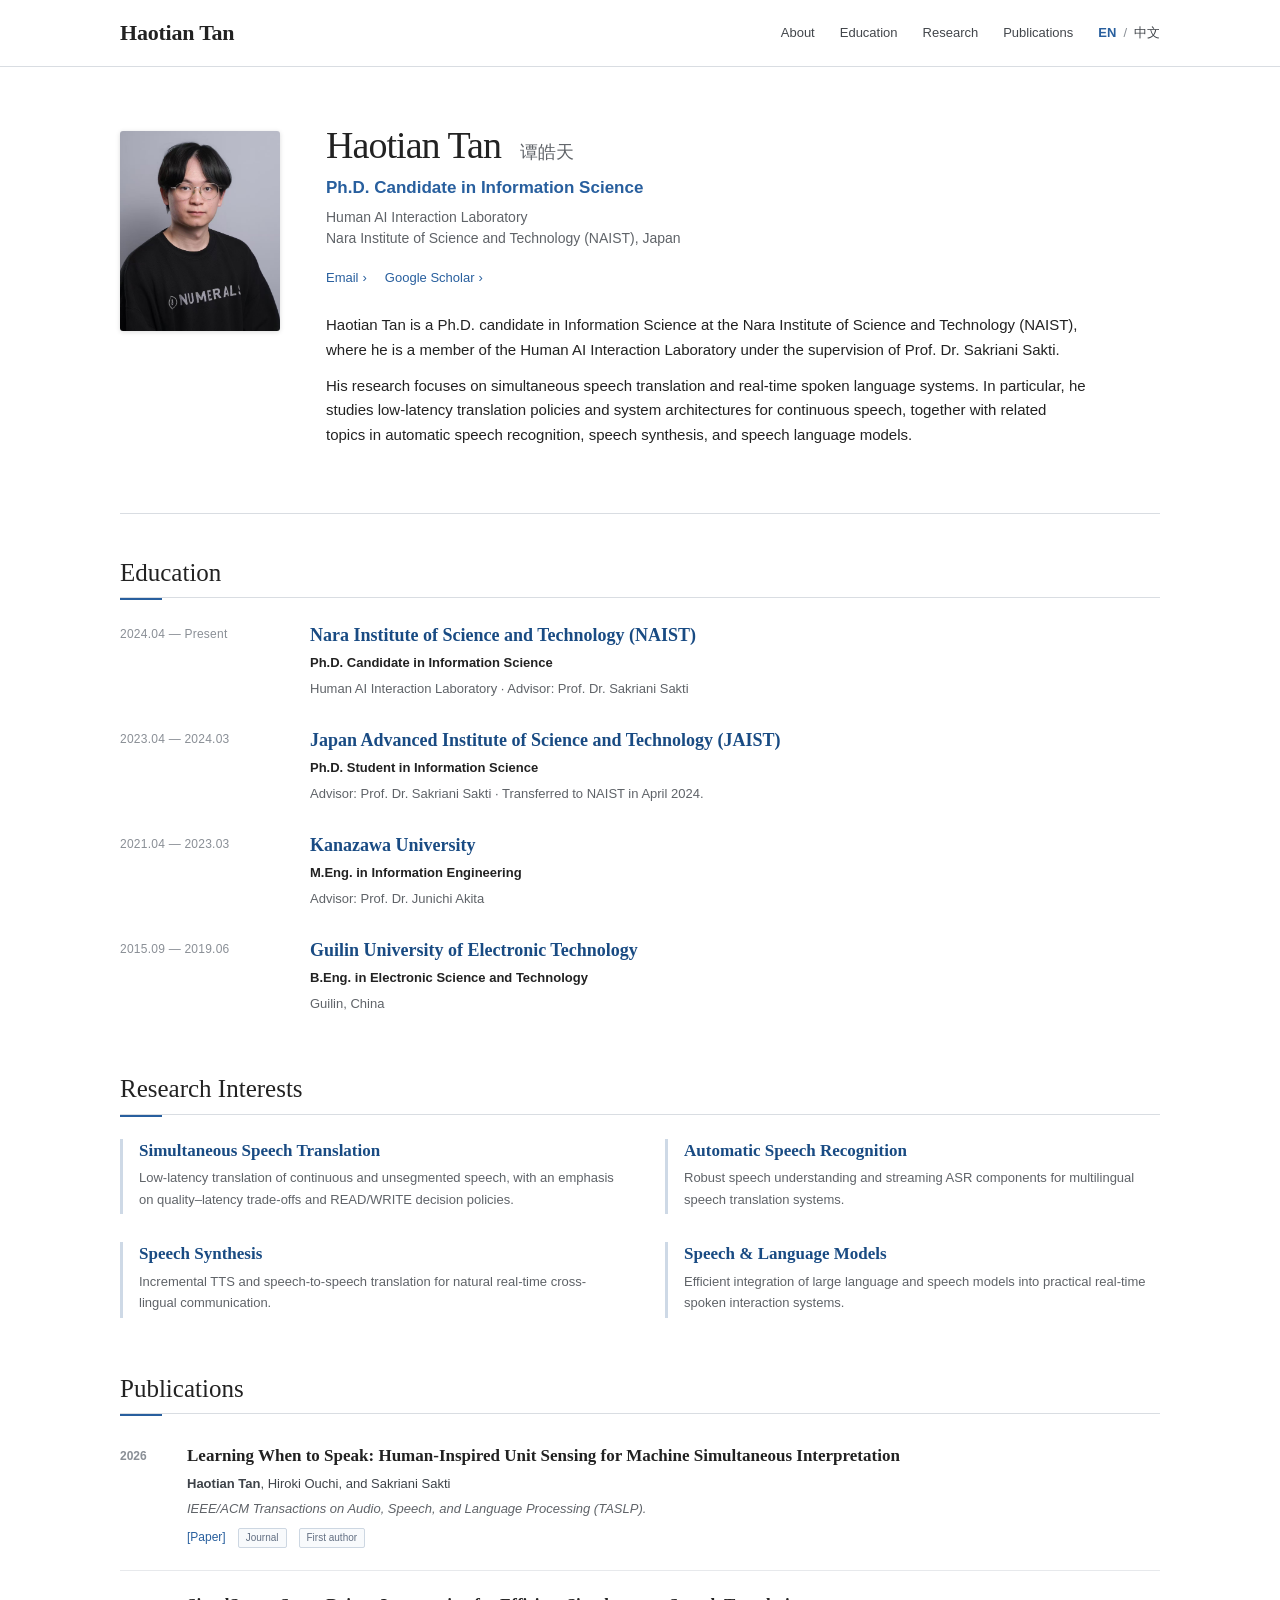
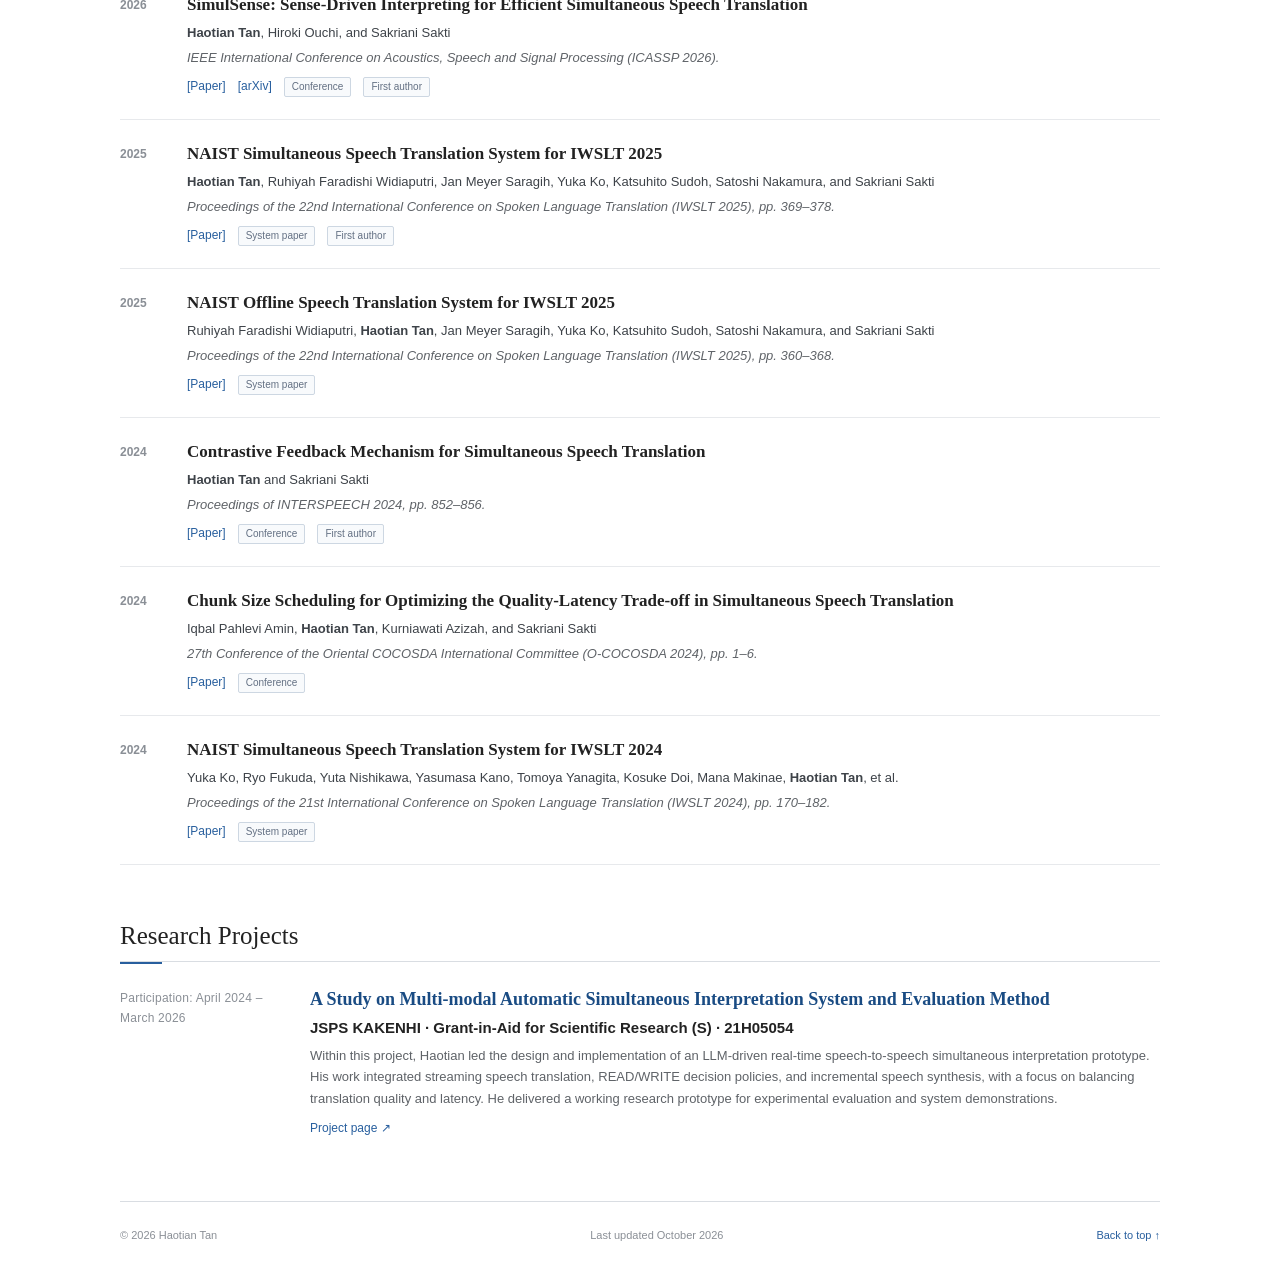
<file: index.html>
<!doctype html>
<html lang="en">
<head>
  <meta charset="utf-8">
  <meta name="viewport" content="width=device-width, initial-scale=1">
  <title>Haotian Tan | Academic Homepage</title>
  <meta name="description" content="Academic homepage of Haotian Tan, a Ph.D. candidate at NAIST researching simultaneous speech translation, speech recognition, and speech synthesis.">
  <link rel="canonical" href="https://tan-ht.github.io/">
  <link rel="stylesheet" href="styles.css?v=20261011-bilingual">
  <link rel="icon" type="image/svg+xml" href="favicon.svg">
  <meta property="og:title" content="Haotian Tan | Academic Homepage">
  <meta property="og:description" content="Ph.D. Candidate at NAIST · Simultaneous Speech Translation">
  <meta property="og:type" content="website">
  <meta property="og:url" content="https://tan-ht.github.io/">
  <meta property="og:image" content="https://tan-ht.github.io/og-academic.png">
  <meta property="og:image:width" content="1733">
  <meta property="og:image:height" content="907">
  <meta name="twitter:card" content="summary_large_image">
  <meta name="twitter:title" content="Haotian Tan | Academic Homepage">
  <meta name="twitter:description" content="Ph.D. Candidate at NAIST · Simultaneous Speech Translation">
  <meta name="twitter:image" content="https://tan-ht.github.io/og-academic.png">
<link rel="alternate" hreflang="en" href="https://tan-ht.github.io/">
  <link rel="alternate" hreflang="zh-CN" href="https://tan-ht.github.io/zh.html">
  <link rel="alternate" hreflang="x-default" href="https://tan-ht.github.io/">
  <script src="/language-switch.js" defer></script>
</head>
<body>
<link rel="preload" as="image" href="/haotian-tan.jpg"/><main id="top"><header class="site-header"><div class="header-inner"><a class="site-name" href="#top">Haotian Tan</a><nav aria-label="Primary navigation"><a href="#about">About</a><a href="#education">Education</a><a href="#research">Research</a><a href="#publications">Publications</a><span class="language-switch" role="group" aria-label="Language"><a href="/" lang="en" hreflang="en" aria-current="page" data-language-link>EN</a><span aria-hidden="true">/</span><a href="/zh.html" lang="zh-CN" hreflang="zh-CN" data-language-link>中文</a></span></nav></div></header><div class="page"><section class="intro" id="about"><div class="portrait-wrap"><img src="/haotian-tan.jpg" alt="Haotian Tan"/></div><div class="intro-copy"><h1>Haotian Tan <span>谭皓天</span></h1><p class="position">Ph.D. Candidate in Information Science</p><p class="affiliation">Human AI Interaction Laboratory<br/>Nara Institute of Science and Technology (NAIST), Japan</p><div class="contact-links"><a href="mailto:tan.haotian.tf5@naist.ac.jp">Email</a><a href="https://scholar.google.com/citations?user=Lh4GXVgAAAAJ&amp;hl=en" target="_blank" rel="noreferrer">Google Scholar</a></div><div class="bio"><p>Haotian Tan is a Ph.D. candidate in Information Science at the Nara Institute of Science and Technology (NAIST), where he is a member of the Human AI Interaction Laboratory under the supervision of Prof. Dr. Sakriani Sakti.</p><p>His research focuses on simultaneous speech translation and real-time spoken language systems. In particular, he studies low-latency translation policies and system architectures for continuous speech, together with related topics in automatic speech recognition, speech synthesis, and speech language models.</p></div></div></section><section class="section" id="education"><h2>Education</h2><div class="education-list"><article class="education-item"><div class="education-dates">2024.04 — Present</div><div><h3>Nara Institute of Science and Technology (NAIST)</h3><p class="degree">Ph.D. Candidate in Information Science</p><p>Human AI Interaction Laboratory · Advisor: Prof. Dr. Sakriani Sakti</p></div></article><article class="education-item"><div class="education-dates">2023.04 — 2024.03</div><div><h3>Japan Advanced Institute of Science and Technology (JAIST)</h3><p class="degree">Ph.D. Student in Information Science</p><p>Advisor: Prof. Dr. Sakriani Sakti · Transferred to NAIST in April 2024.</p></div></article><article class="education-item"><div class="education-dates">2021.04 — 2023.03</div><div><h3>Kanazawa University</h3><p class="degree">M.Eng. in Information Engineering</p><p>Advisor: Prof. Dr. Junichi Akita</p></div></article><article class="education-item"><div class="education-dates">2015.09 — 2019.06</div><div><h3>Guilin University of Electronic Technology</h3><p class="degree">B.Eng. in Electronic Science and Technology</p><p>Guilin, China</p></div></article></div></section><section class="section" id="research"><h2>Research Interests</h2><div class="research-list"><article><h3>Simultaneous Speech Translation</h3><p>Low-latency translation of continuous and unsegmented speech, with an emphasis on quality–latency trade-offs and READ/WRITE decision policies.</p></article><article><h3>Automatic Speech Recognition</h3><p>Robust speech understanding and streaming ASR components for multilingual speech translation systems.</p></article><article><h3>Speech Synthesis</h3><p>Incremental TTS and speech-to-speech translation for natural real-time cross-lingual communication.</p></article><article><h3>Speech &amp; Language Models</h3><p>Efficient integration of large language and speech models into practical real-time spoken interaction systems.</p></article></div></section><section class="section" id="publications"><div class="section-heading-row"><h2>Publications</h2></div><div class="publications"><article class="publication"><div class="pub-year">2026</div><div class="pub-content"><h3>Learning When to Speak: Human-Inspired Unit Sensing for Machine Simultaneous Interpretation</h3><p class="authors"><strong>Haotian Tan</strong>, Hiroki Ouchi, and Sakriani Sakti</p><p class="venue">IEEE/ACM Transactions on Audio, Speech, and Language Processing (TASLP).</p><div class="pub-links"><a href="https://ieeexplore.ieee.org/document/11732033" target="_blank" rel="noreferrer">[Paper]</a><span>Journal</span><span>First author</span></div></div></article><article class="publication"><div class="pub-year">2026</div><div class="pub-content"><h3>SimulSense: Sense-Driven Interpreting for Efficient Simultaneous Speech Translation</h3><p class="authors"><strong>Haotian Tan</strong>, Hiroki Ouchi, and Sakriani Sakti</p><p class="venue">IEEE International Conference on Acoustics, Speech and Signal Processing (ICASSP 2026).</p><div class="pub-links"><a href="https://www.cmsworkshops.com/ICASSP2026/view_paper.php?PaperNum=14052" target="_blank" rel="noreferrer">[Paper]</a><a href="https://arxiv.org/abs/2509.21932" target="_blank" rel="noreferrer">[arXiv]</a><span>Conference</span><span>First author</span></div></div></article><article class="publication"><div class="pub-year">2025</div><div class="pub-content"><h3>NAIST Simultaneous Speech Translation System for IWSLT 2025</h3><p class="authors"><strong>Haotian Tan</strong>, Ruhiyah Faradishi Widiaputri, Jan Meyer Saragih, Yuka Ko, Katsuhito Sudoh, Satoshi Nakamura, and Sakriani Sakti</p><p class="venue">Proceedings of the 22nd International Conference on Spoken Language Translation (IWSLT 2025), pp. 369–378.</p><div class="pub-links"><a href="https://aclanthology.org/2025.iwslt-1.39/" target="_blank" rel="noreferrer">[Paper]</a><span>System paper</span><span>First author</span></div></div></article><article class="publication"><div class="pub-year">2025</div><div class="pub-content"><h3>NAIST Offline Speech Translation System for IWSLT 2025</h3><p class="authors">Ruhiyah Faradishi Widiaputri, <strong>Haotian Tan</strong>, Jan Meyer Saragih, Yuka Ko, Katsuhito Sudoh, Satoshi Nakamura, and Sakriani Sakti</p><p class="venue">Proceedings of the 22nd International Conference on Spoken Language Translation (IWSLT 2025), pp. 360–368.</p><div class="pub-links"><a href="https://aclanthology.org/2025.iwslt-1.38/" target="_blank" rel="noreferrer">[Paper]</a><span>System paper</span></div></div></article><article class="publication"><div class="pub-year">2024</div><div class="pub-content"><h3>Contrastive Feedback Mechanism for Simultaneous Speech Translation</h3><p class="authors"><strong>Haotian Tan</strong> and Sakriani Sakti</p><p class="venue">Proceedings of INTERSPEECH 2024, pp. 852–856.</p><div class="pub-links"><a href="https://arxiv.org/abs/2407.20524" target="_blank" rel="noreferrer">[Paper]</a><span>Conference</span><span>First author</span></div></div></article><article class="publication"><div class="pub-year">2024</div><div class="pub-content"><h3>Chunk Size Scheduling for Optimizing the Quality-Latency Trade-off in Simultaneous Speech Translation</h3><p class="authors">Iqbal Pahlevi Amin, <strong>Haotian Tan</strong>, Kurniawati Azizah, and Sakriani Sakti</p><p class="venue">27th Conference of the Oriental COCOSDA International Committee (O-COCOSDA 2024), pp. 1–6.</p><div class="pub-links"><a href="https://ieeexplore.ieee.org/document/10800559" target="_blank" rel="noreferrer">[Paper]</a><span>Conference</span></div></div></article><article class="publication"><div class="pub-year">2024</div><div class="pub-content"><h3>NAIST Simultaneous Speech Translation System for IWSLT 2024</h3><p class="authors">Yuka Ko, Ryo Fukuda, Yuta Nishikawa, Yasumasa Kano, Tomoya Yanagita, Kosuke Doi, Mana Makinae, <strong>Haotian Tan</strong>, et al.</p><p class="venue">Proceedings of the 21st International Conference on Spoken Language Translation (IWSLT 2024), pp. 170–182.</p><div class="pub-links"><a href="https://arxiv.org/abs/2407.00826" target="_blank" rel="noreferrer">[Paper]</a><span>System paper</span></div></div></article></div></section><section class="section" id="experience"><h2>Research Projects</h2><article class="experience-item"><div class="experience-dates">Participation: April 2024 – March 2026</div><div><h3>A Study on Multi-modal Automatic Simultaneous Interpretation System and Evaluation Method</h3><p class="experience-title">JSPS KAKENHI · Grant-in-Aid for Scientific Research (S) · 21H05054</p><p>Within this project, Haotian led the design and implementation of an LLM-driven real-time speech-to-speech simultaneous interpretation prototype. His work integrated streaming speech translation, READ/WRITE decision policies, and incremental speech synthesis, with a focus on balancing translation quality and latency. He delivered a working research prototype for experimental evaluation and system demonstrations.</p><p class="inline-links"><a href="https://kaken.nii.ac.jp/grant/KAKENHI-PROJECT-21H05054" target="_blank" rel="noreferrer">Project page ↗</a></p></div></article></section><footer><span>© 2026 Haotian Tan</span><span>Last updated October 2026</span><a href="#top">Back to top ↑</a></footer></div></main>
</body>
</html>
</file>
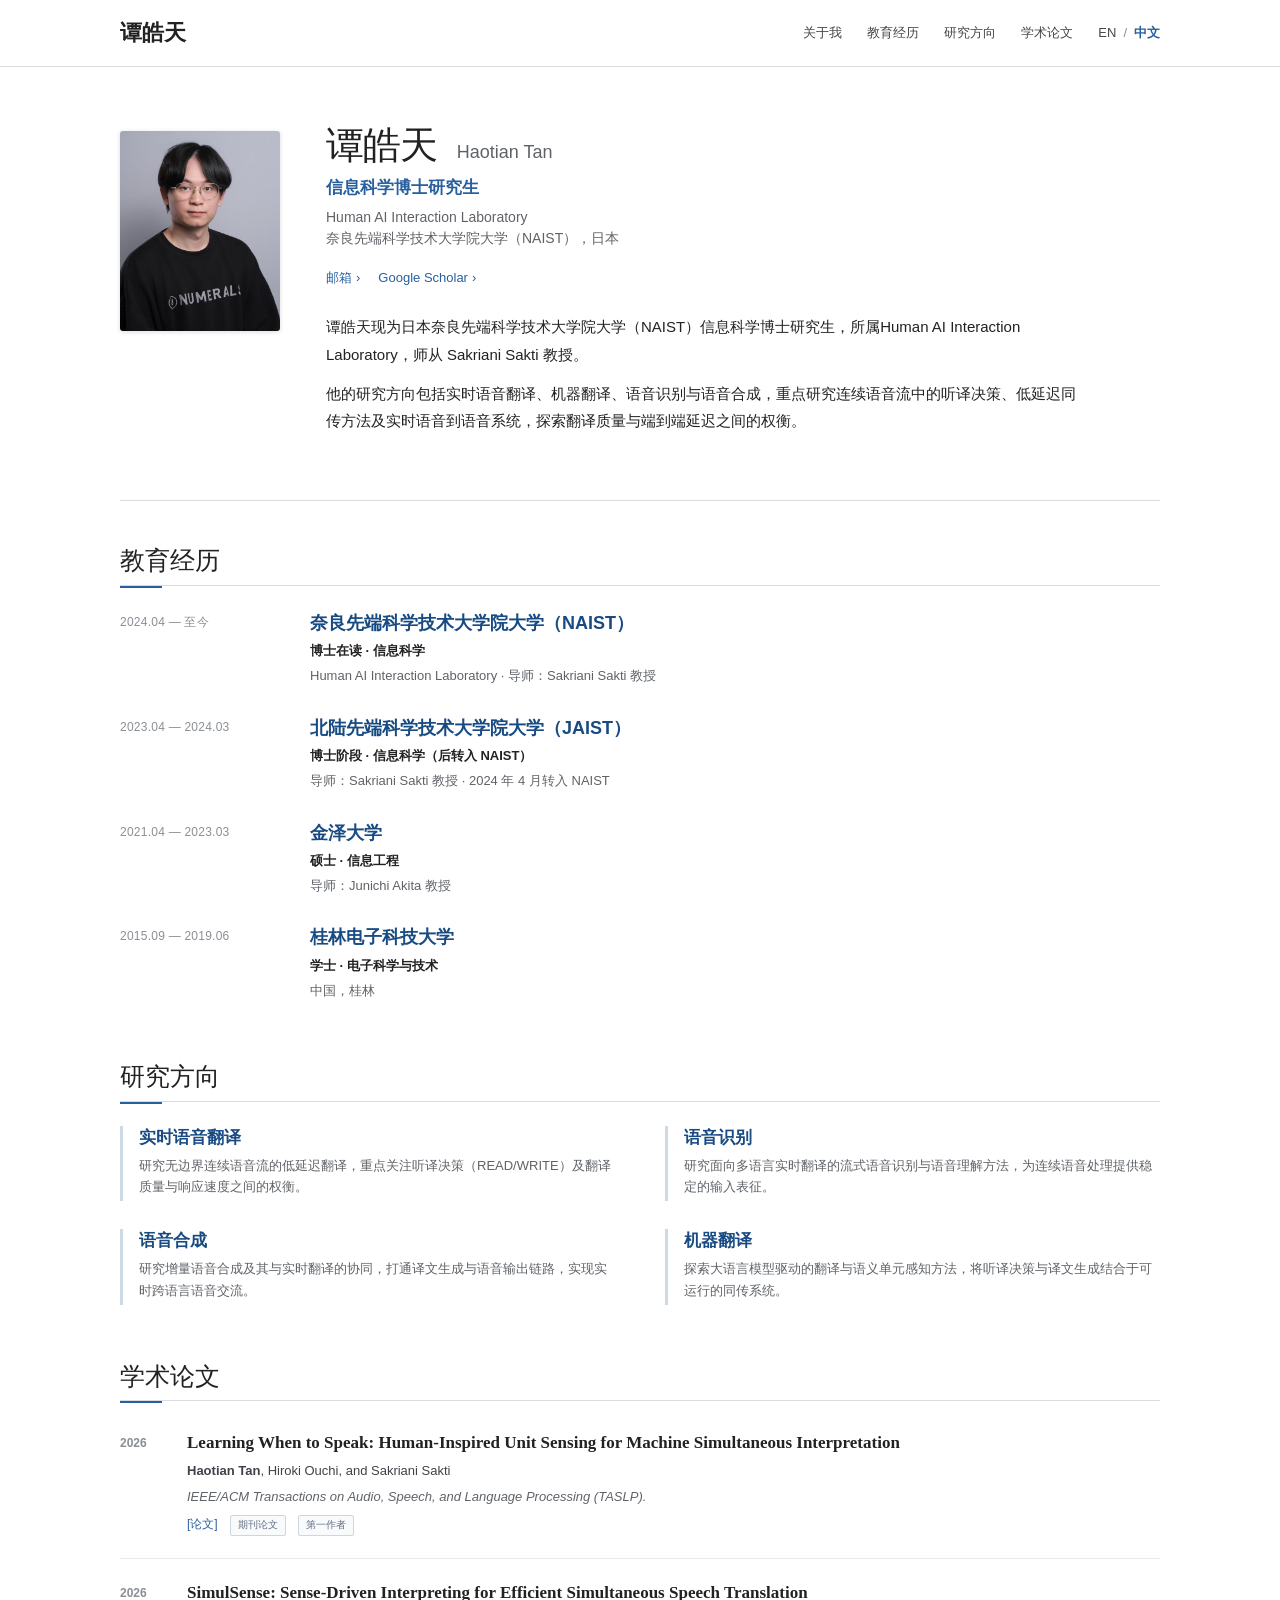
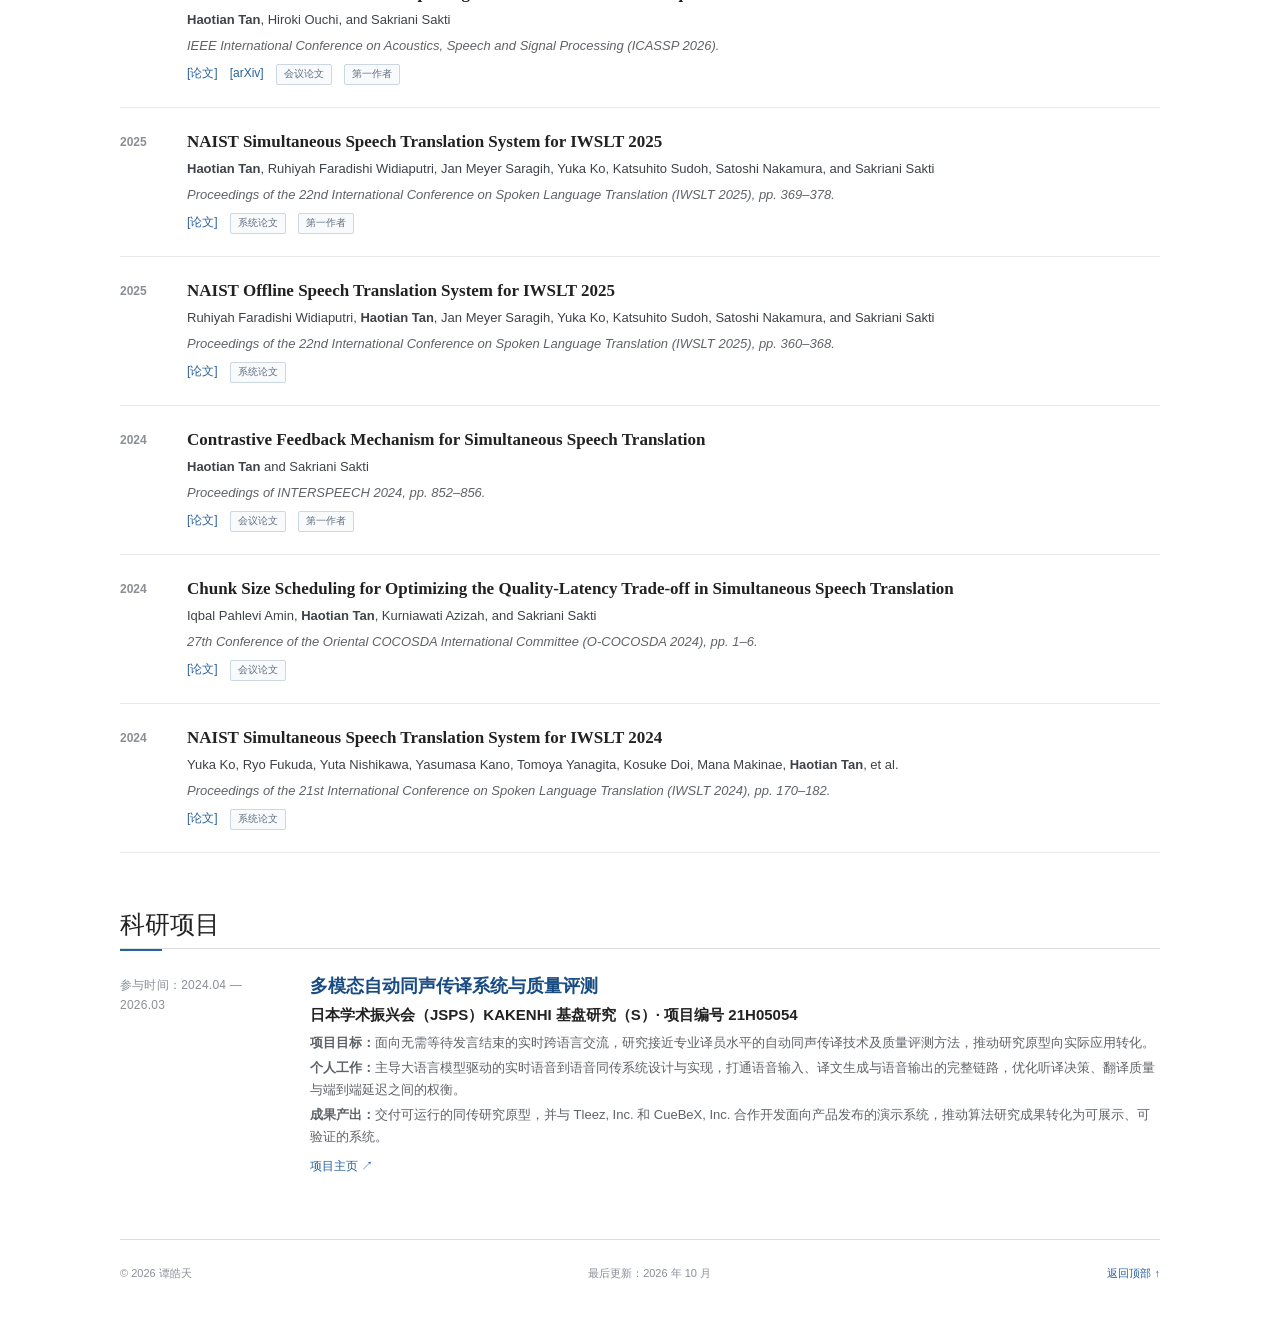
<file: zh.html>
<!doctype html>
<html lang="zh-CN">
<head>
  <meta charset="utf-8">
  <meta name="viewport" content="width=device-width, initial-scale=1">
  <title>谭皓天 | 学术主页</title>
  <meta name="description" content="谭皓天的学术主页。奈良先端科学技术大学院大学信息科学博士研究生，研究实时语音翻译、机器翻译、语音识别与语音合成。">
  <link rel="canonical" href="https://tan-ht.github.io/zh.html">
  <link rel="stylesheet" href="styles.css?v=20261011-bilingual">
  <link rel="icon" type="image/svg+xml" href="favicon.svg">
  <meta property="og:title" content="谭皓天 | 学术主页">
  <meta property="og:description" content="NAIST 信息科学博士研究生 · 实时语音翻译">
  <meta property="og:type" content="website">
  <meta property="og:url" content="https://tan-ht.github.io/zh.html">
  <meta property="og:image" content="https://tan-ht.github.io/og-academic.png">
  <meta property="og:image:width" content="1733">
  <meta property="og:image:height" content="907">
  <meta name="twitter:card" content="summary_large_image">
  <meta name="twitter:title" content="谭皓天 | 学术主页">
  <meta name="twitter:description" content="NAIST 信息科学博士研究生 · 实时语音翻译">
  <meta name="twitter:image" content="https://tan-ht.github.io/og-academic.png">
<link rel="alternate" hreflang="en" href="https://tan-ht.github.io/">
  <link rel="alternate" hreflang="zh-CN" href="https://tan-ht.github.io/zh.html">
  <link rel="alternate" hreflang="x-default" href="https://tan-ht.github.io/">
  <script src="/language-switch.js" defer></script>
</head>
<body>
<link rel="preload" as="image" href="/haotian-tan.jpg"/><main id="top"><header class="site-header"><div class="header-inner"><a class="site-name" href="#top">谭皓天</a><nav aria-label="主导航"><a href="#about">关于我</a><a href="#education">教育经历</a><a href="#research">研究方向</a><a href="#publications">学术论文</a><span class="language-switch" role="group" aria-label="语言切换"><a href="/" lang="en" hreflang="en" data-language-link>EN</a><span aria-hidden="true">/</span><a href="/zh.html" lang="zh-CN" hreflang="zh-CN" aria-current="page" data-language-link>中文</a></span></nav></div></header><div class="page"><section class="intro" id="about"><div class="portrait-wrap"><img src="/haotian-tan.jpg" alt="Haotian Tan"/></div><div class="intro-copy"><h1>谭皓天 <span>Haotian Tan</span></h1><p class="position">信息科学博士研究生</p><p class="affiliation">Human AI Interaction Laboratory<br/>奈良先端科学技术大学院大学（NAIST），日本</p><div class="contact-links"><a href="mailto:tan.haotian.tf5@naist.ac.jp">邮箱</a><a href="https://scholar.google.com/citations?user=Lh4GXVgAAAAJ&amp;hl=en" target="_blank" rel="noreferrer">Google Scholar</a></div><div class="bio"><p>谭皓天现为日本奈良先端科学技术大学院大学（NAIST）信息科学博士研究生，所属Human AI Interaction Laboratory，师从 Sakriani Sakti 教授。</p><p>他的研究方向包括实时语音翻译、机器翻译、语音识别与语音合成，重点研究连续语音流中的听译决策、低延迟同传方法及实时语音到语音系统，探索翻译质量与端到端延迟之间的权衡。</p></div></div></section><section class="section" id="education"><h2>教育经历</h2><div class="education-list"><article class="education-item"><div class="education-dates">2024.04 — 至今</div><div><h3>奈良先端科学技术大学院大学（NAIST）</h3><p class="degree">博士在读 · 信息科学</p><p>Human AI Interaction Laboratory · 导师：Sakriani Sakti 教授</p></div></article><article class="education-item"><div class="education-dates">2023.04 — 2024.03</div><div><h3>北陆先端科学技术大学院大学（JAIST）</h3><p class="degree">博士阶段 · 信息科学（后转入 NAIST）</p><p>导师：Sakriani Sakti 教授 · 2024 年 4 月转入 NAIST</p></div></article><article class="education-item"><div class="education-dates">2021.04 — 2023.03</div><div><h3>金泽大学</h3><p class="degree">硕士 · 信息工程</p><p>导师：Junichi Akita 教授</p></div></article><article class="education-item"><div class="education-dates">2015.09 — 2019.06</div><div><h3>桂林电子科技大学</h3><p class="degree">学士 · 电子科学与技术</p><p>中国，桂林</p></div></article></div></section><section class="section" id="research"><h2>研究方向</h2><div class="research-list"><article><h3>实时语音翻译</h3><p>研究无边界连续语音流的低延迟翻译，重点关注听译决策（READ/WRITE）及翻译质量与响应速度之间的权衡。</p></article><article><h3>语音识别</h3><p>研究面向多语言实时翻译的流式语音识别与语音理解方法，为连续语音处理提供稳定的输入表征。</p></article><article><h3>语音合成</h3><p>研究增量语音合成及其与实时翻译的协同，打通译文生成与语音输出链路，实现实时跨语言语音交流。</p></article><article><h3>机器翻译</h3><p>探索大语言模型驱动的翻译与语义单元感知方法，将听译决策与译文生成结合于可运行的同传系统。</p></article></div></section><section class="section" id="publications"><div class="section-heading-row"><h2>学术论文</h2></div><div class="publications"><article class="publication"><div class="pub-year">2026</div><div class="pub-content"><h3>Learning When to Speak: Human-Inspired Unit Sensing for Machine Simultaneous Interpretation</h3><p class="authors"><strong>Haotian Tan</strong>, Hiroki Ouchi, and Sakriani Sakti</p><p class="venue">IEEE/ACM Transactions on Audio, Speech, and Language Processing (TASLP).</p><div class="pub-links"><a href="https://ieeexplore.ieee.org/document/11732033" target="_blank" rel="noreferrer">[论文]</a><span>期刊论文</span><span>第一作者</span></div></div></article><article class="publication"><div class="pub-year">2026</div><div class="pub-content"><h3>SimulSense: Sense-Driven Interpreting for Efficient Simultaneous Speech Translation</h3><p class="authors"><strong>Haotian Tan</strong>, Hiroki Ouchi, and Sakriani Sakti</p><p class="venue">IEEE International Conference on Acoustics, Speech and Signal Processing (ICASSP 2026).</p><div class="pub-links"><a href="https://www.cmsworkshops.com/ICASSP2026/view_paper.php?PaperNum=14052" target="_blank" rel="noreferrer">[论文]</a><a href="https://arxiv.org/abs/2509.21932" target="_blank" rel="noreferrer">[arXiv]</a><span>会议论文</span><span>第一作者</span></div></div></article><article class="publication"><div class="pub-year">2025</div><div class="pub-content"><h3>NAIST Simultaneous Speech Translation System for IWSLT 2025</h3><p class="authors"><strong>Haotian Tan</strong>, Ruhiyah Faradishi Widiaputri, Jan Meyer Saragih, Yuka Ko, Katsuhito Sudoh, Satoshi Nakamura, and Sakriani Sakti</p><p class="venue">Proceedings of the 22nd International Conference on Spoken Language Translation (IWSLT 2025), pp. 369–378.</p><div class="pub-links"><a href="https://aclanthology.org/2025.iwslt-1.39/" target="_blank" rel="noreferrer">[论文]</a><span>系统论文</span><span>第一作者</span></div></div></article><article class="publication"><div class="pub-year">2025</div><div class="pub-content"><h3>NAIST Offline Speech Translation System for IWSLT 2025</h3><p class="authors">Ruhiyah Faradishi Widiaputri, <strong>Haotian Tan</strong>, Jan Meyer Saragih, Yuka Ko, Katsuhito Sudoh, Satoshi Nakamura, and Sakriani Sakti</p><p class="venue">Proceedings of the 22nd International Conference on Spoken Language Translation (IWSLT 2025), pp. 360–368.</p><div class="pub-links"><a href="https://aclanthology.org/2025.iwslt-1.38/" target="_blank" rel="noreferrer">[论文]</a><span>系统论文</span></div></div></article><article class="publication"><div class="pub-year">2024</div><div class="pub-content"><h3>Contrastive Feedback Mechanism for Simultaneous Speech Translation</h3><p class="authors"><strong>Haotian Tan</strong> and Sakriani Sakti</p><p class="venue">Proceedings of INTERSPEECH 2024, pp. 852–856.</p><div class="pub-links"><a href="https://arxiv.org/abs/2407.20524" target="_blank" rel="noreferrer">[论文]</a><span>会议论文</span><span>第一作者</span></div></div></article><article class="publication"><div class="pub-year">2024</div><div class="pub-content"><h3>Chunk Size Scheduling for Optimizing the Quality-Latency Trade-off in Simultaneous Speech Translation</h3><p class="authors">Iqbal Pahlevi Amin, <strong>Haotian Tan</strong>, Kurniawati Azizah, and Sakriani Sakti</p><p class="venue">27th Conference of the Oriental COCOSDA International Committee (O-COCOSDA 2024), pp. 1–6.</p><div class="pub-links"><a href="https://ieeexplore.ieee.org/document/10800559" target="_blank" rel="noreferrer">[论文]</a><span>会议论文</span></div></div></article><article class="publication"><div class="pub-year">2024</div><div class="pub-content"><h3>NAIST Simultaneous Speech Translation System for IWSLT 2024</h3><p class="authors">Yuka Ko, Ryo Fukuda, Yuta Nishikawa, Yasumasa Kano, Tomoya Yanagita, Kosuke Doi, Mana Makinae, <strong>Haotian Tan</strong>, et al.</p><p class="venue">Proceedings of the 21st International Conference on Spoken Language Translation (IWSLT 2024), pp. 170–182.</p><div class="pub-links"><a href="https://arxiv.org/abs/2407.00826" target="_blank" rel="noreferrer">[论文]</a><span>系统论文</span></div></div></article></div></section><section class="section" id="experience"><h2>科研项目</h2><article class="experience-item"><div class="experience-dates">参与时间：2024.04 — 2026.03</div><div><h3>多模态自动同声传译系统与质量评测</h3><p class="experience-title">日本学术振兴会（JSPS）KAKENHI 基盘研究（S）· 项目编号 21H05054</p><p><strong>项目目标：</strong>面向无需等待发言结束的实时跨语言交流，研究接近专业译员水平的自动同声传译技术及质量评测方法，推动研究原型向实际应用转化。</p><p><strong>个人工作：</strong>主导大语言模型驱动的实时语音到语音同传系统设计与实现，打通语音输入、译文生成与语音输出的完整链路，优化听译决策、翻译质量与端到端延迟之间的权衡。</p><p><strong>成果产出：</strong>交付可运行的同传研究原型，并与 Tleez, Inc. 和 CueBeX, Inc. 合作开发面向产品发布的演示系统，推动算法研究成果转化为可展示、可验证的系统。</p><p class="inline-links"><a href="https://kaken.nii.ac.jp/grant/KAKENHI-PROJECT-21H05054" target="_blank" rel="noreferrer">项目主页 ↗</a></p></div></article></section><footer><span>© 2026 谭皓天</span><span>最后更新：2026 年 10 月</span><a href="#top">返回顶部 ↑</a></footer></div></main>
</body>
</html>
</file>
<file: styles.css>
:root {
  --text: #222;
  --muted: #5f6368;
  --light: #8a8f96;
  --accent: #285f9e;
  --accent-dark: #194b83;
  --line: #d9dde2;
  --soft: #f5f7f9;
}

* { box-sizing: border-box; }
html { scroll-behavior: smooth; scroll-padding-top: 82px; }
body { margin: 0; color: var(--text); background: #fff; font-family: Arial, Helvetica, sans-serif; font-size: 15px; line-height: 1.65; -webkit-font-smoothing: antialiased; }
a { color: var(--accent); text-decoration: none; }
a:hover { color: var(--accent-dark); text-decoration: underline; }
::selection { background: #dbeafe; }

.site-header { position: sticky; top: 0; z-index: 40; background: rgba(255,255,255,.96); border-bottom: 1px solid var(--line); backdrop-filter: blur(8px); }
.header-inner { width: min(1040px, calc(100% - 40px)); height: 66px; margin: 0 auto; display: flex; justify-content: space-between; align-items: center; gap: 30px; }
.site-name { color: var(--text); font-family: Georgia, 'Times New Roman', serif; font-size: 22px; font-weight: 600; letter-spacing: -.01em; }
.site-name:hover { color: var(--text); text-decoration: none; }
.site-header nav { display: flex; gap: 25px; font-size: 13px; }
.site-header nav a { color: #42464b; }
.site-header nav a:hover { color: var(--accent); text-decoration: none; }
.language-switch { display: inline-flex; align-items: center; gap: 7px; white-space: nowrap; }
.language-switch > span { color: var(--light); }
.site-header nav .language-switch a[aria-current="page"] { color: var(--accent); font-weight: 700; }
.language-switch a:focus-visible { outline: 2px solid var(--accent); outline-offset: 4px; border-radius: 2px; }
html[lang="zh-CN"] body { font-family: -apple-system, BlinkMacSystemFont, "PingFang SC", "Microsoft YaHei", "Noto Sans CJK SC", Arial, sans-serif; }
html[lang="zh-CN"] .site-name, html[lang="zh-CN"] .intro-copy h1, html[lang="zh-CN"] .section h2, html[lang="zh-CN"] .education-item h3, html[lang="zh-CN"] .research-list h3, html[lang="zh-CN"] .experience-item h3 { font-family: inherit; }
html[lang="zh-CN"] .bio { line-height: 1.85; }

.page { width: min(1040px, calc(100% - 40px)); margin: 0 auto; }
.intro { display: grid; grid-template-columns: 164px minmax(0, 1fr); gap: 42px; align-items: start; padding: 64px 0 54px; border-bottom: 1px solid var(--line); }
.portrait-wrap img { display: block; width: 160px; height: 200px; object-fit: cover; object-position: 54% 34%; border-radius: 3px; box-shadow: 0 1px 5px rgba(0,0,0,.14); }
.intro-copy h1 { margin: -8px 0 4px; font-family: Georgia, 'Times New Roman', serif; font-size: 38px; font-weight: 500; line-height: 1.2; letter-spacing: -.025em; }
.intro-copy h1 span { margin-left: 10px; color: var(--muted); font-family: Arial, Helvetica, sans-serif; font-size: 18px; font-weight: 400; letter-spacing: 0; }
.position { margin: 5px 0 0; color: var(--accent); font-size: 17px; font-weight: 600; }
.affiliation { margin: 5px 0 0; color: var(--muted); font-size: 14px; line-height: 1.5; }
.contact-links { display: flex; flex-wrap: wrap; gap: 9px 18px; margin: 18px 0 25px; font-size: 13px; }
.contact-links a::after { content: '›'; margin-left: 4px; }
.bio { max-width: 760px; }
.bio p { margin: 0 0 11px; }

.section { padding: 43px 0 12px; }
.section h2 { margin: 0 0 24px; padding-bottom: 8px; border-bottom: 1px solid var(--line); color: var(--text); font-family: Georgia, 'Times New Roman', serif; font-size: 25px; font-weight: 500; line-height: 1.3; }
.section h2::after { content: ''; display: block; width: 42px; height: 2px; margin-top: 9px; margin-bottom: -11px; background: var(--accent); }
.section h3 { margin: 0; font-size: 16px; line-height: 1.45; }
.section p { margin: 4px 0; }

.education-list { display: grid; gap: 24px; }
.education-item { display: grid; grid-template-columns: 162px minmax(0, 1fr); gap: 28px; }
.education-dates, .experience-dates { color: var(--light); font-size: 12px; letter-spacing: .02em; padding-top: 3px; }
.education-item h3 { color: var(--accent-dark); font-family: Georgia, 'Times New Roman', serif; font-size: 18px; font-weight: 600; }
.education-item .degree { color: var(--text); font-weight: 600; }
.education-item p { color: var(--muted); font-size: 13px; }
.education-item .note { margin-top: 6px; font-style: italic; }

.research-list { display: grid; grid-template-columns: 1fr 1fr; gap: 28px 50px; }
.research-list article { padding-left: 16px; border-left: 3px solid #ced9e6; }
.research-list h3 { color: var(--accent-dark); font-family: Georgia, 'Times New Roman', serif; font-size: 17px; font-weight: 600; }
.research-list p { color: var(--muted); font-size: 13px; line-height: 1.65; }

.section-heading-row { display: flex; align-items: baseline; justify-content: space-between; gap: 20px; border-bottom: 1px solid var(--line); margin-bottom: 8px; }
.section-heading-row h2 { flex: 1; border: 0; margin: 0; }
.section-heading-row>a { font-size: 12px; white-space: nowrap; }
.publication { display: grid; grid-template-columns: 55px minmax(0, 1fr); gap: 12px; padding: 22px 0; border-bottom: 1px solid #e7e9ec; }
.pub-year { color: var(--light); font-size: 12px; font-weight: 600; padding-top: 3px; }
.pub-content h3 { color: var(--text); font-family: Georgia, 'Times New Roman', serif; font-size: 17px; font-weight: 600; }
.authors { color: #3e4349; font-size: 13px; }
.venue { color: var(--muted); font-size: 13px; font-style: italic; }
.pub-links { display: flex; flex-wrap: wrap; align-items: center; gap: 6px 12px; margin-top: 8px; }
.pub-links a { font-size: 12px; }
.pub-links span { padding: 1px 7px; border: 1px solid #cdd7e2; border-radius: 2px; color: #637083; background: #f8fafc; font-size: 10px; }

.experience-item { display: grid; grid-template-columns: 162px minmax(0, 1fr); gap: 28px; }
.experience-item h3 { color: var(--accent-dark); font-family: Georgia, 'Times New Roman', serif; font-size: 18px; }
.experience-title { font-weight: 600; }
.experience-item>div:last-child>p:not(.experience-title):not(.inline-links) { color: var(--muted); font-size: 13px; }
.inline-links { display: flex; gap: 22px; margin-top: 10px!important; font-size: 12px; }

footer { display: flex; justify-content: space-between; gap: 20px; margin-top: 46px; padding: 24px 0 36px; border-top: 1px solid var(--line); color: var(--light); font-size: 11px; }

@media (max-width: 760px) {
  html { scroll-padding-top: 64px; }
  .header-inner { height: auto; min-height: 62px; padding: 12px 0; align-items: flex-start; }
  .site-header nav { gap: 13px; flex-wrap: wrap; justify-content: flex-end; }
  .site-header nav > a:nth-child(3) { display: none; }
  .intro { grid-template-columns: 120px 1fr; gap: 24px; padding-top: 42px; }
  .portrait-wrap img { width: 116px; height: 150px; }
  .intro-copy h1 { font-size: 31px; }
  .intro-copy h1 span { display: block; margin: 3px 0 0; }
  .bio { grid-column: 1 / -1; }
  .education-item, .experience-item { grid-template-columns: 128px minmax(0, 1fr); gap: 20px; }
  .research-list { grid-template-columns: 1fr; }
}

@media (max-width: 520px) {
  .header-inner, .page { width: calc(100% - 28px); }
  .header-inner { display: block; }
  .site-name { display: block; margin-bottom: 6px; }
  .site-header nav { justify-content: flex-start; font-size: 12px; }
  .intro { grid-template-columns: 88px 1fr; gap: 17px; padding: 32px 0 36px; }
  .portrait-wrap img { width: 86px; height: 112px; }
  .intro-copy h1 { font-size: 25px; }
  .intro-copy h1 span { font-size: 14px; }
  .position { font-size: 14px; }
  .affiliation { font-size: 12px; }
  .contact-links { grid-column: 1 / -1; margin: 15px 0 20px; }
  .bio { grid-column: 1 / -1; }
  .section { padding-top: 36px; }
  .education-item, .experience-item { grid-template-columns: 1fr; gap: 4px; }
  .education-dates, .experience-dates { order: 2; }
  .publication { grid-template-columns: 1fr; gap: 3px; }
  .pub-year { order: 2; }
  .section-heading-row { align-items: flex-start; }
  .section-heading-row>a { padding-top: 6px; }
  footer { flex-direction: column; align-items: center; gap: 4px; }
}

@media (prefers-reduced-motion: reduce) { html { scroll-behavior: auto; } }
</file>
